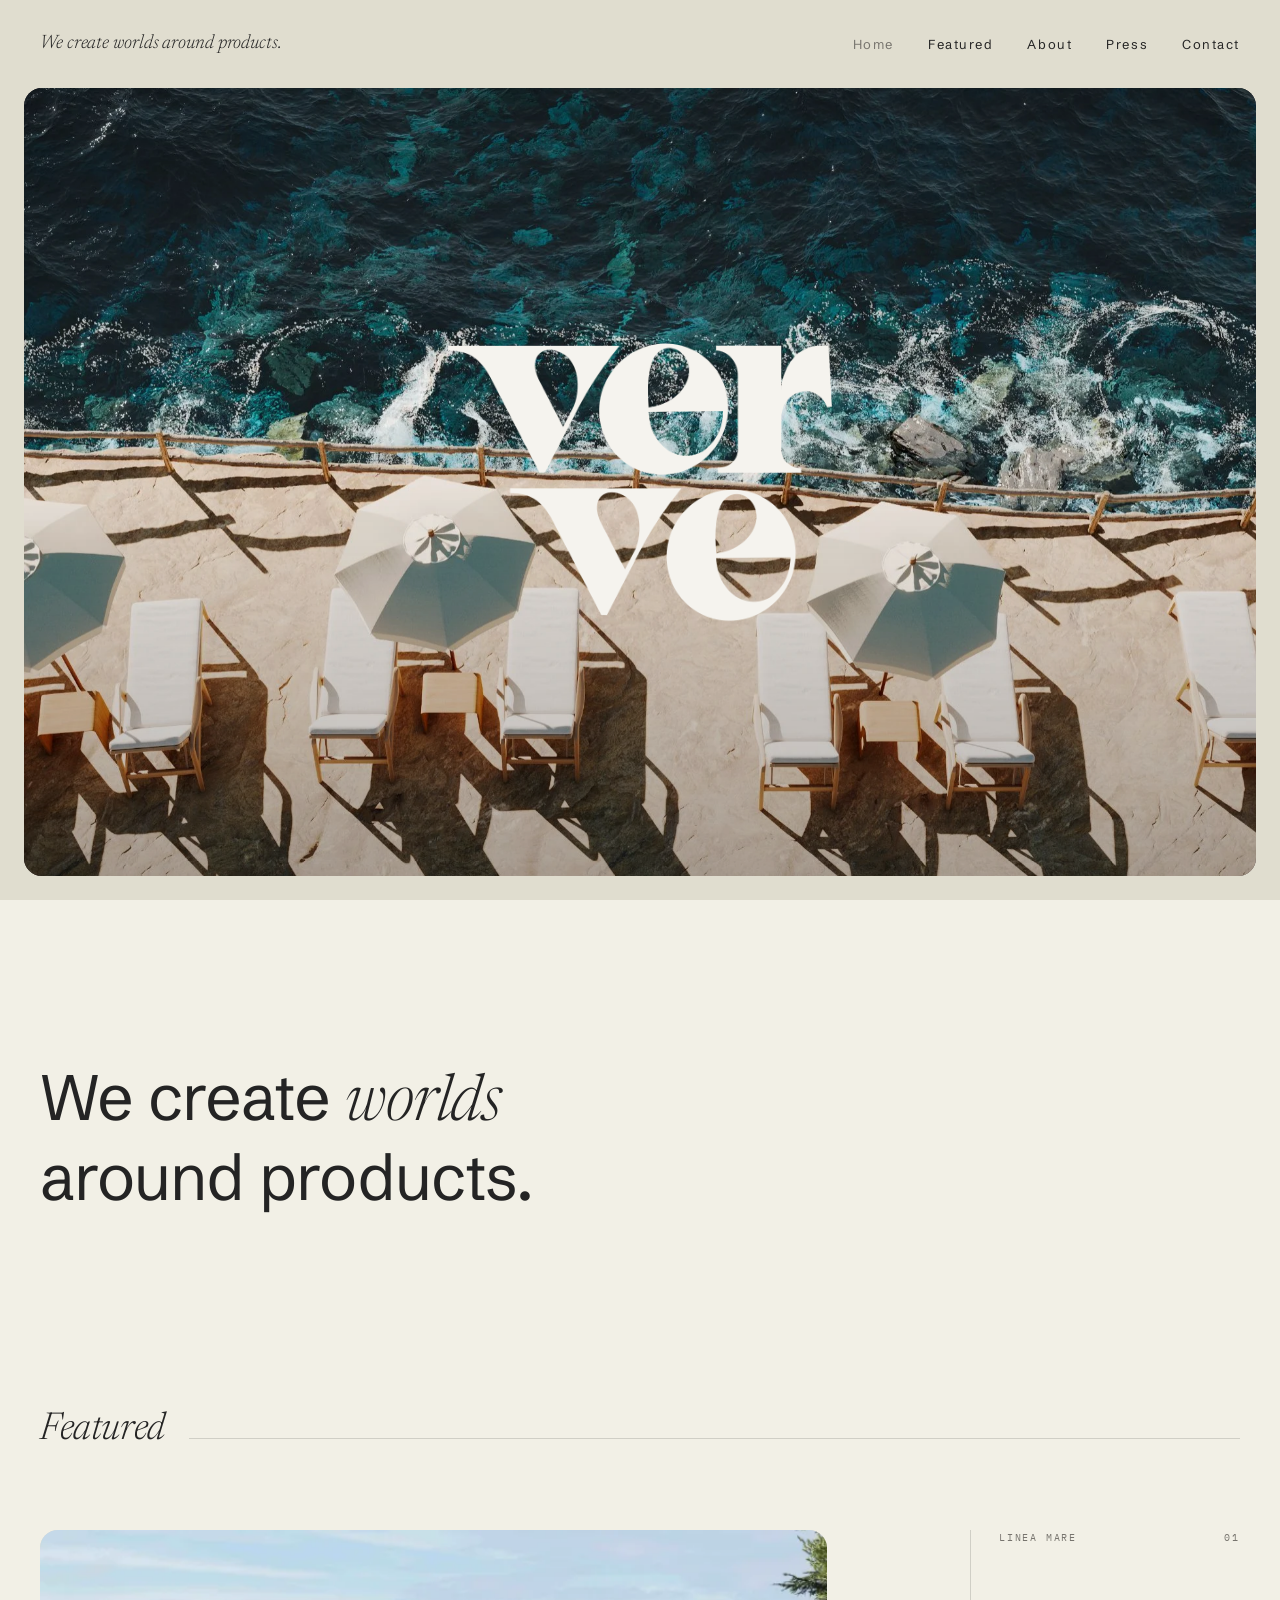
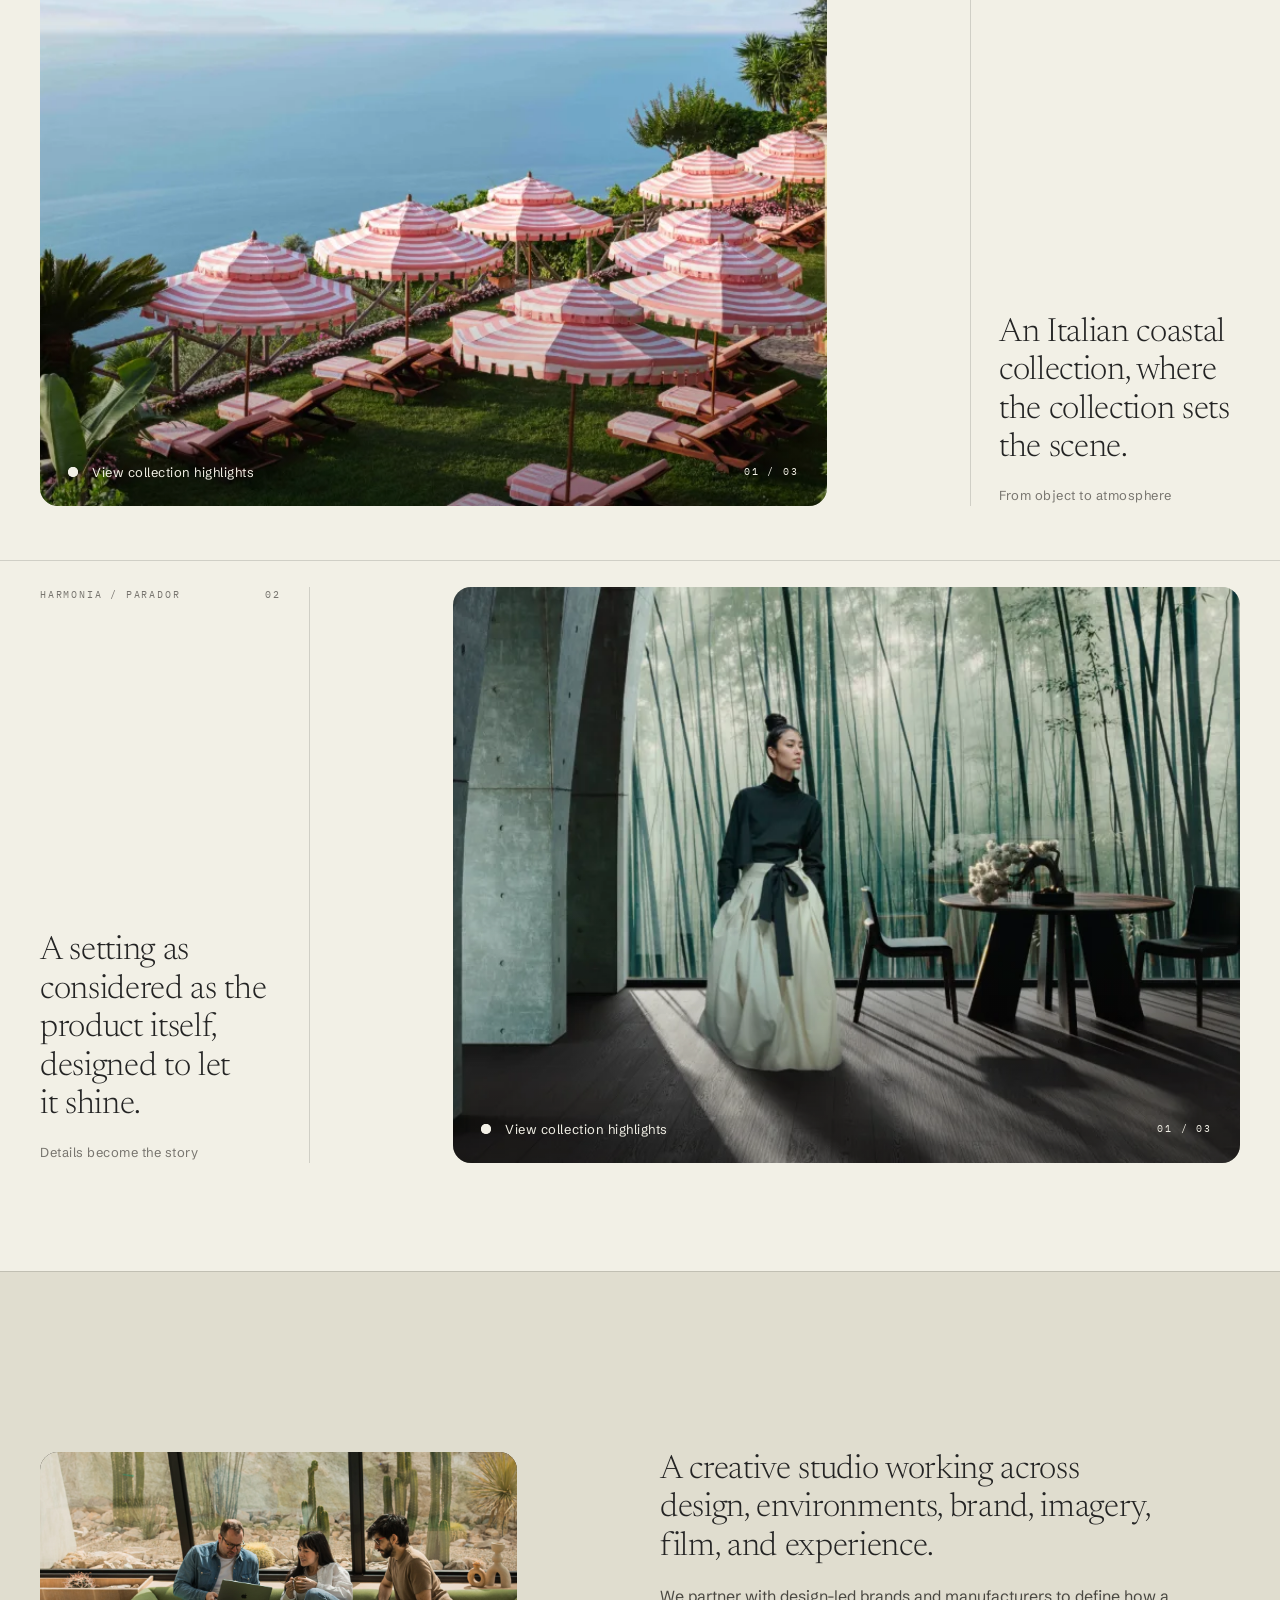
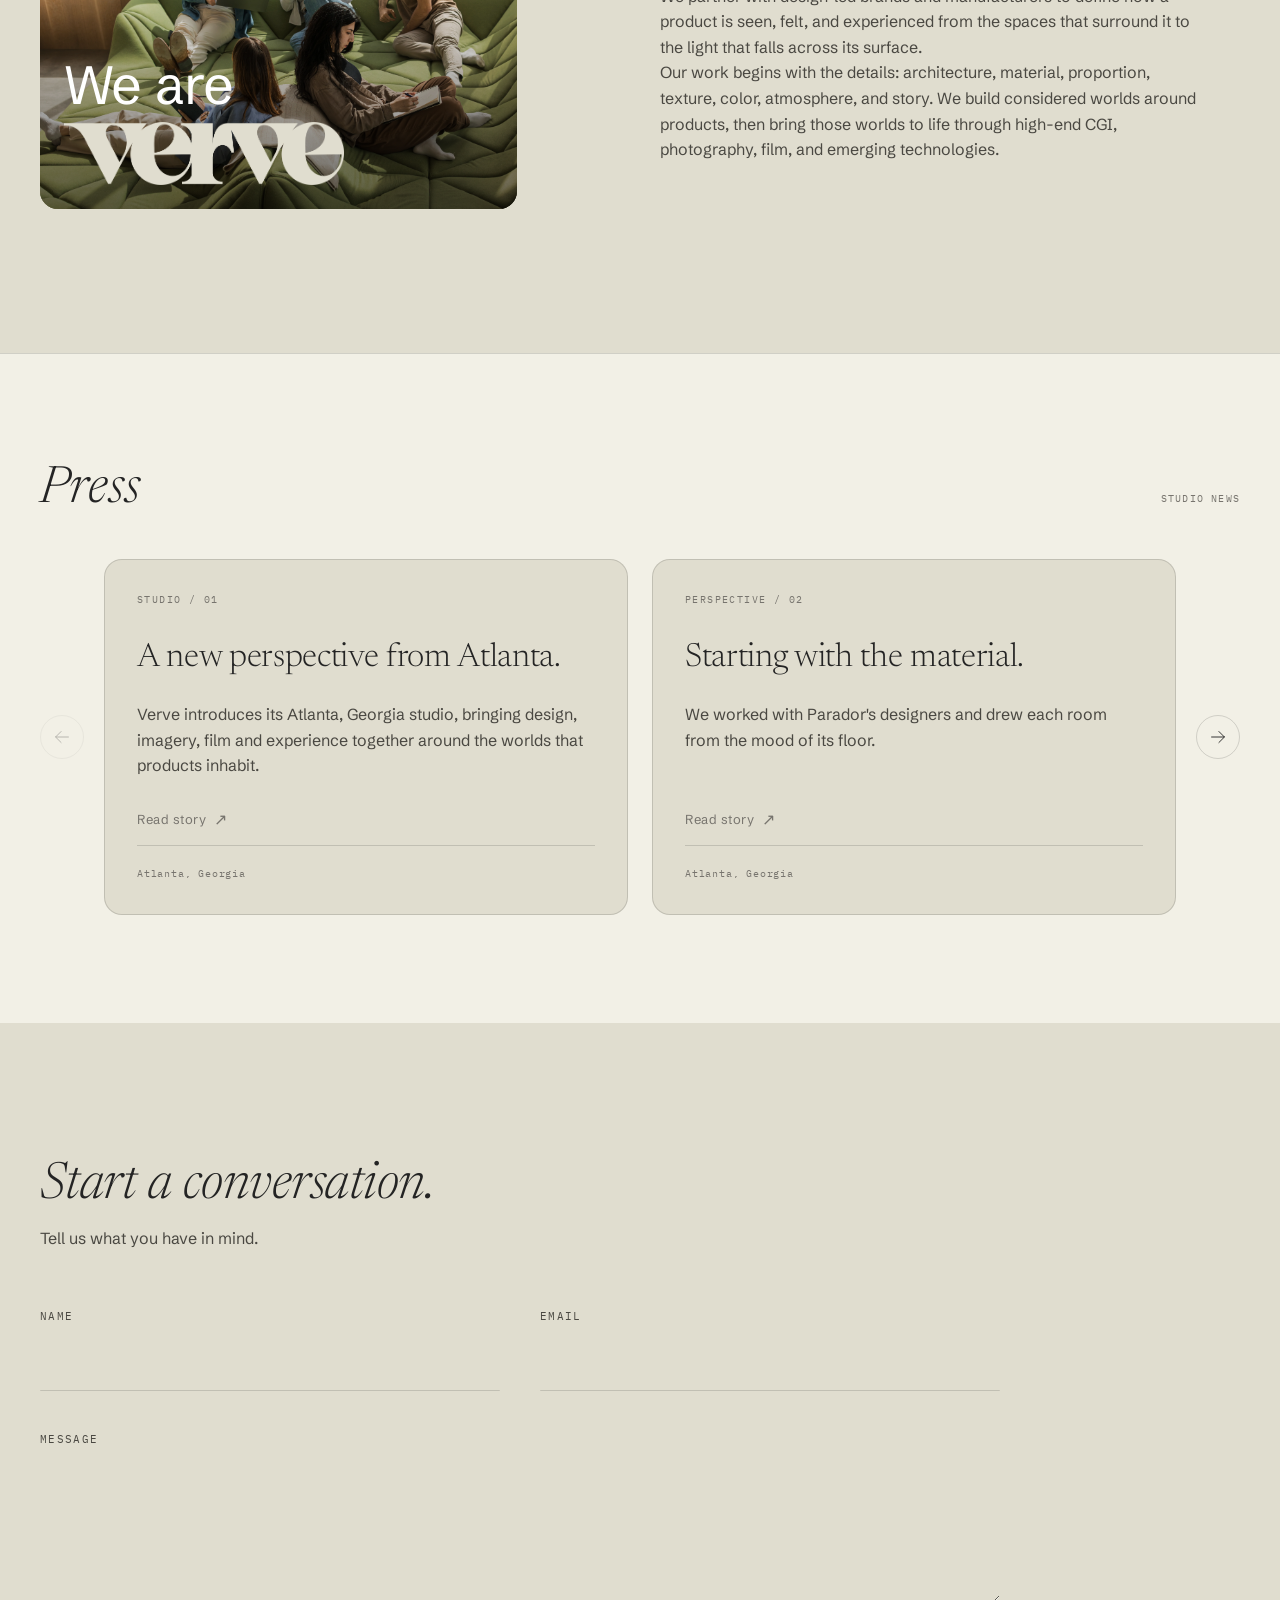
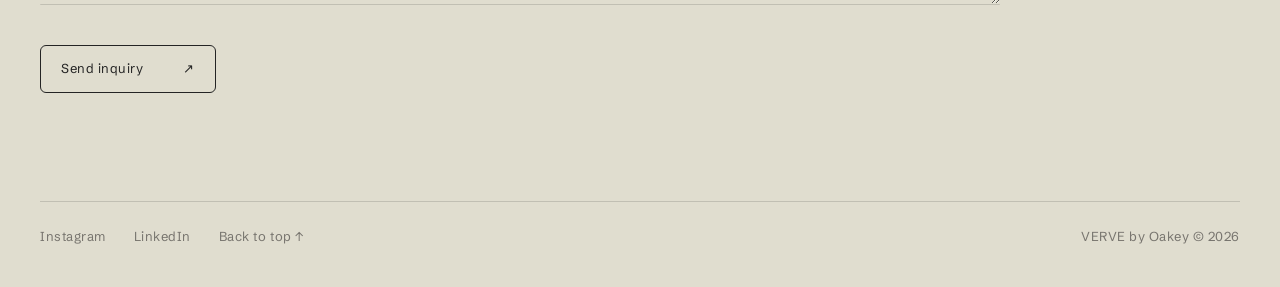
<file: index.html>
<!doctype html>
<html lang="en">
  <head>
    <meta charset="UTF-8" />
    <meta name="viewport" content="width=device-width, initial-scale=1.0" />
    <meta name="theme-color" content="#e0ddcf" />
    <title>Verve | We Create Worlds Around Products</title>
    <meta
      name="description"
      content="Verve is a studio working across design, environments, brand, imagery, film and experience. We create worlds around products."
    />
    <link rel="stylesheet" href="./home.css?v=press-dialog-7" />
    <script src="./home.js?v=press-dialog-2" defer></script>
  </head>
  <body class="home-page" id="top">
    <a class="skip-link" href="#main">Skip to content</a>

    <header class="home-header">
      <div class="home-header__brand">
        <a class="home-header__logo" href="#top" aria-label="Verve home">
          <img src="./assets/img/logo-black.png" alt="" width="860" height="622" />
        </a>
        <a class="home-tagline" href="#top">We create worlds around products.</a>
      </div>
      <button
        class="home-menu-toggle"
        type="button"
        aria-expanded="false"
        aria-controls="home-navigation"
        aria-label="Open site menu"
      >
        <span></span>
        <span></span>
      </button>
      <nav class="home-nav" id="home-navigation" aria-label="Primary">
        <a href="#top" aria-current="page">Home</a>
        <a href="#work">Featured</a>
        <a href="#about">About</a>
        <a href="#press">Press</a>
        <a href="#contact">Contact</a>
      </nav>
    </header>

    <main id="main">
      <section class="home-hero" aria-label="Verve">
        <div class="home-hero__frame">
          <img
            class="home-hero__photo"
            src="./assets/img/verve-coast.webp"
            srcset="
              ./assets/img/verve-coast-960.webp  960w,
              ./assets/img/verve-coast.webp     2400w
            "
            sizes="(max-width: 900px) 150vw, 100vw"
            alt="Sunlit parasols and loungers on a coastal terrace above the sea."
            width="2400"
            height="1350"
            fetchpriority="high"
          />
          <h1 class="home-hero__mark">
            <img
              src="./assets/img/verve-mark-cream.webp"
              alt="Verve"
              width="860"
              height="622"
            />
          </h1>
        </div>
      </section>

      <section class="home-statement" aria-labelledby="statement-heading">
        <h2 id="statement-heading">
          We create <em>worlds</em><br />around products.
        </h2>
      </section>

      <section class="featured" id="work" aria-labelledby="featured-heading">
        <div class="section-heading">
          <h2 id="featured-heading">Featured</h2>
          <span aria-hidden="true"></span>
        </div>

        <article class="project" aria-labelledby="linea-heading">
          <figure
            class="project__image project__image--carousel"
            role="group"
            aria-roledescription="carousel"
            aria-label="Linea Mare collection highlights"
          >
            <img
              class="project__slide is-active"
              src="./assets/img/linea-mare-umbrellas-2400.webp"
              srcset="
                ./assets/img/linea-mare-umbrellas-900.webp   900w,
                ./assets/img/linea-mare-umbrellas-1800.webp 1800w,
                ./assets/img/linea-mare-umbrellas-2400.webp 2400w
              "
              sizes="(max-width: 900px) calc(100vw - 40px), 65vw"
              alt="Rows of striped umbrellas overlooking a Mediterranean coastline."
              width="2400"
              height="1444"
              loading="lazy"
              decoding="async"
              aria-hidden="false"
            />
            <img
              class="project__slide"
              src="./assets/img/linea-mare-bedroom-2400.webp"
              srcset="
                ./assets/img/linea-mare-bedroom-900.webp   900w,
                ./assets/img/linea-mare-bedroom-1800.webp 1800w,
                ./assets/img/linea-mare-bedroom-2400.webp 2400w
              "
              sizes="(max-width: 900px) calc(100vw - 40px), 65vw"
              alt="A couple in a coastal bedroom overlooking the sea at sunset."
              width="2400"
              height="1444"
              loading="lazy"
              decoding="async"
              aria-hidden="true"
            />
            <img
              class="project__slide"
              src="./assets/img/linea-mare-pool-2400.webp"
              srcset="
                ./assets/img/linea-mare-pool-900.webp   900w,
                ./assets/img/linea-mare-pool-1800.webp 1800w,
                ./assets/img/linea-mare-pool-2400.webp 2400w
              "
              sizes="(max-width: 900px) calc(100vw - 40px), 65vw"
              alt="A woman looks out over the sea beside a swimming pool and striped loungers."
              width="2400"
              height="1444"
              loading="lazy"
              decoding="async"
              aria-hidden="true"
            />
            <button
              class="project__carousel-control"
              type="button"
              aria-label="Show the next collection highlight"
              aria-describedby="linea-carousel-status"
            ></button>
            <div class="project__carousel-scrim" aria-hidden="true"></div>
            <div class="project__carousel-hint" aria-hidden="true">
              <span class="project__carousel-prompt">
                <span class="project__carousel-pulse"></span>
                View collection highlights
              </span>
              <span class="project__carousel-counter" aria-live="polite">01 / 03</span>
            </div>
            <span
              class="visually-hidden project__carousel-status"
              id="linea-carousel-status"
              aria-live="polite"
              >Image 1 of 3</span
            >
          </figure>
          <div class="project__details">
            <div class="project__label">
              <span>Linea Mare</span><span>01</span>
            </div>
            <div class="project__description">
              <h3 id="linea-heading">
                An Italian coastal collection, where the collection sets the scene.
              </h3>
              <p>From object to atmosphere</p>
            </div>
          </div>
        </article>

        <article
          class="project project--reverse"
          aria-labelledby="harmonia-heading"
        >
          <figure
            class="project__image project__image--carousel"
            role="group"
            aria-roledescription="carousel"
            aria-label="Harmonia / Parador collection highlights"
          >
            <img
              class="project__slide is-active"
              src="./assets/img/harmonia-nexus-2400.webp"
              srcset="
                ./assets/img/harmonia-nexus-900.webp   900w,
                ./assets/img/harmonia-nexus-1800.webp 1800w,
                ./assets/img/harmonia-nexus-2400.webp 2400w
              "
              sizes="(max-width: 900px) calc(100vw - 40px), 65vw"
              alt="A woman stands beside a sculptural dining table in a bamboo-lined interior."
              width="2400"
              height="1444"
              loading="lazy"
              decoding="async"
              aria-hidden="false"
            />
            <img
              class="project__slide"
              src="./assets/img/harmonia-favo-2400.webp"
              srcset="
                ./assets/img/harmonia-favo-900.webp   900w,
                ./assets/img/harmonia-favo-1800.webp 1800w,
                ./assets/img/harmonia-favo-2400.webp 2400w
              "
              sizes="(max-width: 900px) calc(100vw - 40px), 65vw"
              alt="A woman in a light suit stands in a sunlit timber room beside sculptural furniture."
              width="2400"
              height="1444"
              loading="lazy"
              decoding="async"
              aria-hidden="true"
            />
            <img
              class="project__slide"
              src="./assets/img/harmonia-ripplum-2400.webp"
              srcset="
                ./assets/img/harmonia-ripplum-900.webp   900w,
                ./assets/img/harmonia-ripplum-1800.webp 1800w,
                ./assets/img/harmonia-ripplum-2400.webp 2400w
              "
              sizes="(max-width: 900px) calc(100vw - 40px), 65vw"
              alt="A man relaxes in a chair beside a panoramic mountain view."
              width="2400"
              height="1444"
              loading="lazy"
              decoding="async"
              aria-hidden="true"
            />
            <button
              class="project__carousel-control"
              type="button"
              aria-label="Show the next collection highlight"
              aria-describedby="harmonia-carousel-status"
            ></button>
            <div class="project__carousel-scrim" aria-hidden="true"></div>
            <div class="project__carousel-hint" aria-hidden="true">
              <span class="project__carousel-prompt">
                <span class="project__carousel-pulse"></span>
                View collection highlights
              </span>
              <span class="project__carousel-counter" aria-live="polite">01 / 03</span>
            </div>
            <span
              class="visually-hidden project__carousel-status"
              id="harmonia-carousel-status"
              aria-live="polite"
              >Image 1 of 3</span
            >
          </figure>
          <div class="project__details">
            <div class="project__label">
              <span>Harmonia / Parador</span><span>02</span>
            </div>
            <div class="project__description">
              <h3 id="harmonia-heading">
                A setting as considered as the product itself, designed to let it shine.
              </h3>
              <p>Details become the story</p>
            </div>
          </div>
        </article>
      </section>

      <section class="studio" id="about" aria-labelledby="studio-heading">
        <figure class="studio__image">
          <img
            class="studio__photo"
            src="./assets/img/verve-team-900.webp"
            alt="The Verve team together in the studio."
            width="900"
            loading="lazy"
            decoding="async"
          />
          <h2 id="studio-heading">
            We are
            <img
              class="studio__wordmark"
              src="./assets/img/verve-paper.png"
              alt="Verve"
              width="1298"
              height="294"
            />
          </h2>
        </figure>
        <div class="studio__copy">
          <h3 class="studio__intro">
            A creative studio working across design, environments,
            brand, imagery, film, and experience.
          </h3>
          <p>
            We partner with design-led brands and manufacturers to define how a
            product is seen, felt, and experienced from the spaces that surround
            it to the light that falls across its surface.
            <br />
            Our work begins with the details: architecture, material,
            proportion, texture, color, atmosphere, and story. We build
            considered worlds around products, then bring those worlds to life
            through high-end CGI, photography, film, and emerging technologies.
          </p>
        </div>
      </section>

      <section class="press-section" id="press" aria-labelledby="press-heading">
        <div class="press-section__heading">
          <h2 id="press-heading">Press</h2>
          <p class="press-section__note">Studio news</p>
        </div>

        <div class="press-carousel">
          <button
            class="press-carousel__arrow press-carousel__arrow--previous"
            type="button"
            aria-label="Previous press release"
            aria-controls="press-releases"
            hidden
          >
            <svg viewBox="0 0 24 24" aria-hidden="true" focusable="false">
              <path d="M19 12H5m6-6-6 6 6 6" />
            </svg>
          </button>

          <div
            class="press-carousel__track"
            id="press-releases"
            role="region"
            aria-label="Studio news"
            tabindex="0"
          >
            <article
              class="press-release"
              role="button"
              tabindex="0"
              aria-haspopup="dialog"
              aria-labelledby="press-studio-heading"
            >
              <p class="press-release__category">Studio / 01</p>
              <h3 id="press-studio-heading">A new perspective from Atlanta.</h3>
              <p class="press-release__summary">
                Verve introduces its Atlanta, Georgia studio, bringing design,
                imagery, film and experience together around the worlds that
                products inhabit.
              </p>
              <div class="press-release__more" hidden>
                <p>
                  Based in Atlanta, Verve brings its disciplines together in
                  one studio. Each project starts by understanding the product
                  and the feeling its world should create.
                </p>
                <p>
                  From the first visual direction through final imagery and
                  film, the studio builds a connected story around the object.
                </p>
              </div>
              <span class="press-release__open"><span class="press-release__open-label">Read story</span><span class="press-release__open-arrow" aria-hidden="true">&#8599;&#65038;</span></span>
              <p class="press-release__location">Atlanta, Georgia</p>
            </article>

            <article
              class="press-release"
              role="button"
              tabindex="0"
              aria-haspopup="dialog"
              aria-labelledby="press-worlds-heading"
            >
              <p class="press-release__category">Perspective / 02</p>
              <h3 id="press-worlds-heading">
                Starting with the material.
              </h3>
              <p class="press-release__summary">
                We worked with Parador's designers and drew each room from the
                mood of its floor.
              </p>
              <div
                class="press-story-plate press-story-plate--boards"
                hidden
                role="group"
                aria-label="Floor and room studies for Favo, Ripplum and Nexum"
              >
                <div class="press-story-plate__maps">
                  <figure>
                    <img
                      src="./assets/img/press/harmonia/map-favo.webp"
                      alt="Favo floor pattern mapping"
                    />
                    <figcaption>Favo</figcaption>
                  </figure>
                  <figure>
                    <img
                      src="./assets/img/press/harmonia/map-ripplum.webp"
                      alt="Ripplum floor pattern mapping"
                    />
                    <figcaption>Ripplum</figcaption>
                  </figure>
                  <figure>
                    <img
                      src="./assets/img/press/harmonia/map-nexum.webp"
                      alt="Nexum floor pattern mapping"
                    />
                    <figcaption>Nexum</figcaption>
                  </figure>
                </div>
                <div class="press-story-plate__boards" aria-hidden="true">
                  <img
                    src="./assets/img/press/harmonia/board-favo.webp"
                    alt=""
                  />
                  <img
                    src="./assets/img/press/harmonia/board-ripplum.webp"
                    alt=""
                  />
                  <img
                    src="./assets/img/press/harmonia/board-nexum.webp"
                    alt=""
                  />
                </div>
              </div>
              <div class="press-release__more" hidden>
                <p>
                  We worked with Parador’s designers to build each room around
                  the character of its floor. A product is shaped by everything
                  around it — the space it occupies, the materials beside it,
                  and the way light moves through it.
                </p>
                <p>
                  Verve brings those elements together to give each story its
                  own sense of place.
                </p>
                <p>
                  For each room, we started with the floor. Favo’s pattern
                  became the geometry of the space. Ripplum’s grain suggested
                  still water. The dark lines of Nexum brought to mind a
                  forest. From there, we explored different room compositions
                  until each product found a setting that felt natural to it.
                </p>
                <p>
                  The result is a visual world where product and space belong
                  together — considered, distinctive, and at home in their
                  surroundings.
                </p>
              </div>
              <span class="press-release__open">
                <span class="press-release__open-label">Read story</span>
                <span class="press-release__open-arrow" aria-hidden="true">&#8599;&#65038;</span>
              </span>
              <p class="press-release__location">Atlanta, Georgia</p>
            </article>

            <article
              class="press-release"
              role="button"
              tabindex="0"
              aria-haspopup="dialog"
              aria-labelledby="press-editorial-heading"
            >
              <p class="press-release__category">Collaboration / 03</p>
              <h3 id="press-editorial-heading">
                A real floor, not a simulation.
              </h3>
              <p class="press-release__summary">
                An editorial collaboration exploring how Parador’s floors translate into crafted spaces.
              </p>
              <div class="press-story-plate press-story-plate--split" hidden role="group" aria-label="Nexum floor mapping paired with the photographed Harmonia room">
                <figure class="press-story-plate__mapping">
                  <img src="./assets/img/press/harmonia/map-nexum.webp" alt="Nexum floor mapping" />
                  <figcaption>Floor mapping</figcaption>
                </figure>
                <figure class="press-story-plate__room">
                  <img src="./assets/img/press/harmonia/harmonia-nexum.webp" alt="Harmonia Nexum floor photographed in a softly lit room" />
                  <figcaption>Nexum in light</figcaption>
                  <img class="press-story-plate__award" src="./assets/img/press/harmonia/reddot-winner-2026.png" alt="Red Dot winner 2026, awarded to Harmonia by Parador" />
                </figure>
              </div>
              <div class="press-release__more" hidden>
                <p>
                  We filmed and photographed each floor in our studio. Working from Parador's floor mappings, we built surfaces that answer to light the way the boards do. Harmonia, the collection these rooms were made for, went on to receive the Red Dot Award: Product Design 2026.
                </p>
                <p>
                  The editorial study looks closely at shifting daylight,
                  tactile surfaces and the space between an object and its
                  setting. Still imagery and film work together to create a
                  cohesive portrait of the collection.
                </p>
              </div>
              <span class="press-release__open"><span class="press-release__open-label">Read story</span><span class="press-release__open-arrow" aria-hidden="true">&#8599;&#65038;</span></span>
              <p class="press-release__location">Atlanta, Georgia</p>
            </article>

            <article
              class="press-release"
              role="button"
              tabindex="0"
              aria-haspopup="dialog"
              aria-labelledby="press-motion-heading"
            >
              <p class="press-release__category">Motion / 04</p>
              <h3 id="press-motion-heading">Objects in motion.</h3>
              <p class="press-release__summary">
                Verve explores how movement, rhythm and sound can bring a
                product story to life, extending its Atlanta studio's practice
                from still imagery into film.
              </p>
              <div class="press-release__more" hidden>
                <p>
                  Movement can reveal the character of a product in ways a
                  still image cannot. A considered camera move, a change in
                  pace or a small shift in light can draw attention to form and
                  finish.
                </p>
                <p>
                  Verve brings those choices together with sound and editing to
                  make product films that feel connected to the wider visual
                  story.
                </p>
              </div>
              <span class="press-release__open"><span class="press-release__open-label">Read story</span><span class="press-release__open-arrow" aria-hidden="true">&#8599;&#65038;</span></span>
              <p class="press-release__location">Atlanta, Georgia</p>
            </article>
          </div>

          <button
            class="press-carousel__arrow press-carousel__arrow--next"
            type="button"
            aria-label="Next press release"
            aria-controls="press-releases"
            hidden
          >
            <svg viewBox="0 0 24 24" aria-hidden="true" focusable="false">
              <path d="M5 12h14m-6-6 6 6-6 6" />
            </svg>
          </button>
        </div>

        <dialog class="press-dialog" aria-labelledby="press-dialog-heading">
          <div class="press-dialog__card">
            <button class="press-dialog__close" type="button" aria-label="Close press story">
              <svg viewBox="0 0 24 24" aria-hidden="true" focusable="false">
                <path d="m6 6 12 12M18 6 6 18" />
              </svg>
            </button>
            <div class="press-dialog__content">
              <p class="press-release__category"></p>
              <h2 id="press-dialog-heading"></h2>
              <div class="press-dialog__visual" hidden></div>
              <div class="press-dialog__body"></div>
              <p class="press-release__location"></p>
            </div>
          </div>
        </dialog>
      </section>
    </main>

    <footer class="contact-footer" id="contact" aria-label="Contact">
      <div class="contact-intro">
        <h2 id="contact-heading">Start a conversation.</h2>
        <p>Tell us what you have in mind.</p>
      </div>

      <form
        class="contact-form"
        method="post"
        action="https://formspree.io/f/maeqbrbr"
        aria-labelledby="contact-heading"
      >
        <div class="contact-form__field">
          <label for="contact-name">Name</label>
          <input
            id="contact-name"
            name="name"
            type="text"
            autocomplete="name"
            required
          />
        </div>
        <div class="contact-form__field">
          <label for="contact-email">Email</label>
          <input
            id="contact-email"
            name="email"
            type="email"
            autocomplete="email"
            required
          />
        </div>
        <div class="contact-form__field contact-form__field--message">
          <label for="contact-message">Message</label>
          <textarea
            id="contact-message"
            name="message"
            rows="4"
            required
          ></textarea>
        </div>
        <div class="contact-form__actions">
          <button class="contact-form__send" type="submit">
            Send inquiry <span aria-hidden="true">&#8599;&#65038;</span>
          </button>
        </div>
        <p class="contact-form__status" role="status" aria-live="polite" hidden></p>
      </form>

      <div class="contact-footer__row">
        <!-- Add when website has a hello email referal -->
        <!-- <a class="contact-footer__email" href="mailto:stephen@oakeyagency.com"
          >stephen@oakeyagency.com</a>  -->
        <nav aria-label="More from Verve">
          <a
            href="https://www.instagram.com/oakeyagency/"
            target="_blank"
            rel="noopener noreferrer"
            >Instagram</a
          >
          <a
            href="https://www.linkedin.com/company/verve-by-oakey/"
            target="_blank"
            rel="noopener noreferrer"
            >LinkedIn</a
          >
          <a href="#top">Back to top <span aria-hidden="true">&#8593;&#65038;</span></a>
        </nav>
        <span>VERVE by Oakey &copy; 2026</span>
      </div>
    </footer>
  </body>
</html>
</file>
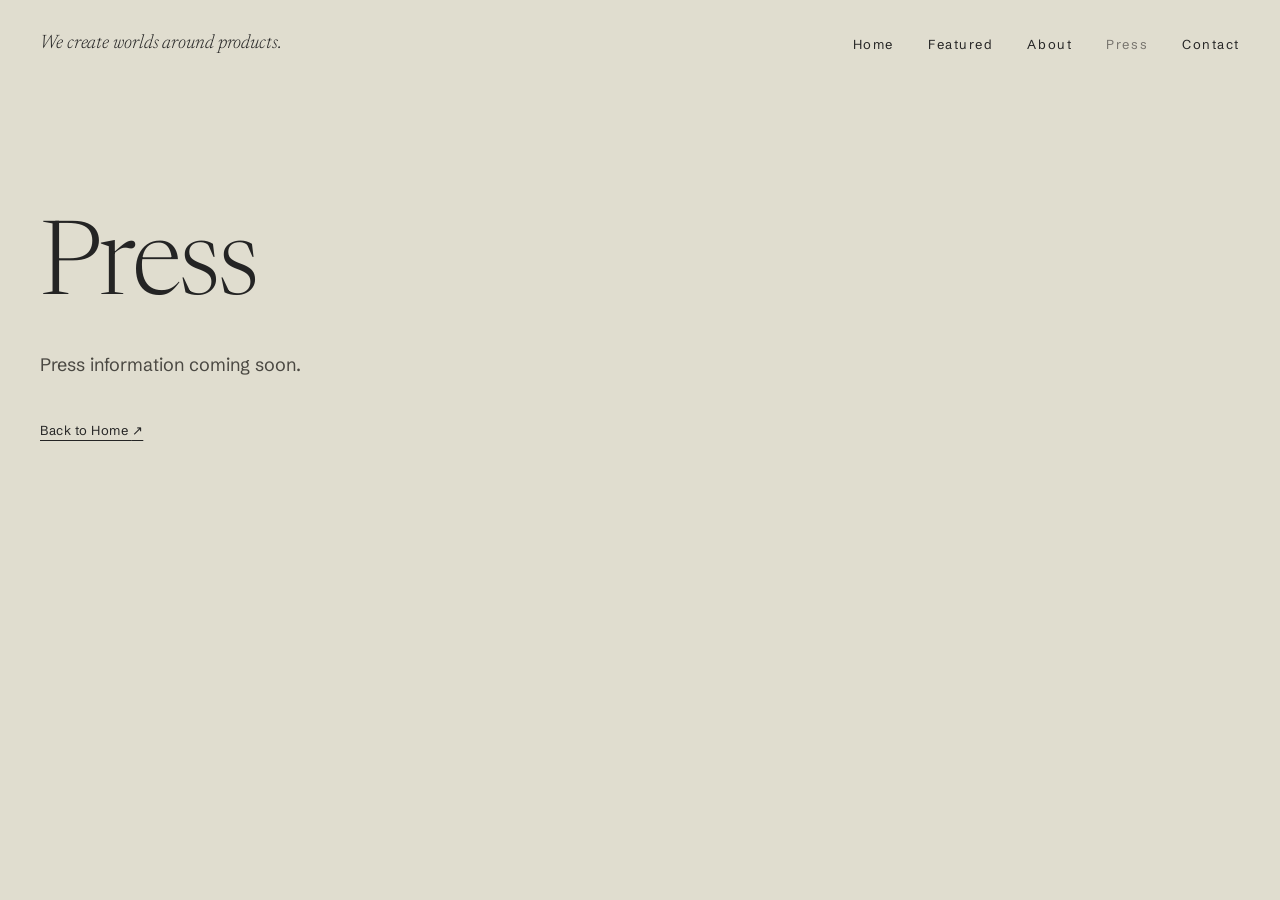
<file: press.html>
<!doctype html>
<html lang="en">
  <head>
    <meta charset="UTF-8" />
    <meta name="viewport" content="width=device-width, initial-scale=1.0" />
    <meta name="theme-color" content="#e0ddcf" />
    <title>Verve | Press</title>
    <meta name="description" content="Press information from Verve. Coming soon." />
    <link rel="stylesheet" href="./home.css" />
    <script src="./home.js" defer></script>
  </head>
  <body class="home-page" id="top">
    <a class="skip-link" href="#main">Skip to content</a>

    <header class="home-header">
      <a class="home-tagline" href="./index.html">We create worlds around products.</a>
      <button
        class="home-menu-toggle"
        type="button"
        aria-expanded="false"
        aria-controls="home-navigation"
        aria-label="Open site menu"
      >
        <span></span>
        <span></span>
      </button>
      <nav class="home-nav" id="home-navigation" aria-label="Primary">
        <a href="./index.html">Home</a>
        <a href="./index.html#work">Featured</a>
        <a href="./index.html#about">About</a>
        <a href="./press.html" aria-current="page">Press</a>
        <a href="./index.html#contact">Contact</a>
      </nav>
    </header>

    <main class="press-placeholder" id="main">
      <h1>Press</h1>
      <p>Press information coming soon.</p>
      <a href="./index.html">Back to Home <span aria-hidden="true">&#8599;</span></a>
    </main>
  </body>
</html>
</file>
<file: home.css>
@font-face {
  font-family: "Schibsted Grotesk";
  font-style: normal;
  font-weight: 400 900;
  font-display: swap;
  src: url("./assets/fonts/schibsted-grotesk-latin.woff2") format("woff2");
}

@font-face {
  font-family: "Newsreader";
  font-style: normal;
  font-weight: 200 800;
  font-display: swap;
  src: url("./assets/fonts/newsreader-latin.woff2") format("woff2");
}

@font-face {
  font-family: "Newsreader";
  font-style: italic;
  font-weight: 200 800;
  font-display: swap;
  src: url("./assets/fonts/newsreader-italic-latin.woff2") format("woff2");
}

@font-face {
  font-family: "IBM Plex Mono";
  font-style: normal;
  font-weight: 400;
  font-display: swap;
  src: url("./assets/fonts/ibm-plex-mono-latin.woff2") format("woff2");
}

:root {
  --paper: #e0ddcf;
  --paper-light: #f2f0e6;
  --ink: #242424;
  --muted: #77746e;
  --body-copy: #4a4842;
  --rule: rgba(36, 36, 36, 0.16);
  --gutter: 40px;
  --header-height: 88px;
}

*,
*::before,
*::after {
  box-sizing: border-box;
}

html {
  scroll-behavior: smooth;
  scroll-padding-top: calc(var(--header-height) + 24px);
  background: var(--paper);
}

body {
  margin: 0;
  color: var(--ink);
  background: var(--paper);
  font-family: "Schibsted Grotesk", sans-serif;
  font-weight: 400;
  -webkit-font-smoothing: antialiased;
}

img {
  display: block;
  max-width: 100%;
  height: auto;
}

a {
  color: inherit;
  text-decoration: none;
  text-underline-offset: 5px;
}

a:hover {
  text-decoration: underline;
}

:focus-visible {
  outline: 2px solid currentColor;
  outline-offset: 6px;
}

::selection {
  color: var(--paper-light);
  background: var(--ink);
}

.skip-link {
  position: fixed;
  top: 12px;
  left: 12px;
  z-index: 30;
  padding: 12px 16px;
  background: var(--paper-light);
  transform: translateY(-150%);
}

.skip-link:focus {
  transform: translateY(0);
}

.home-header {
  position: fixed;
  inset: 0 0 auto;
  z-index: 20;
  display: flex;
  align-items: center;
  justify-content: space-between;
  gap: 40px;
  min-height: var(--header-height);
  padding: 24px var(--gutter);
  background: var(--paper);
}

.home-tagline {
  font-family: "Newsreader", serif;
  font-style: italic;
  font-weight: 300;
  font-size: 19.5px;
  letter-spacing: -0.005em;
  line-height: 1.25;
}

.home-header__brand {
  display: flex;
  min-width: 0;
  align-items: center;
  gap: 16px;
}

.home-header__logo {
  display: none;
  width: 56px;
  flex: none;
}

.home-header__logo img {
  width: 100%;
}

.home-header.is-featured .home-header__logo {
  display: block;
}

.home-nav {
  display: flex;
  align-items: center;
  gap: 34px;
  font-size: 13px;
  letter-spacing: 0.12em;
}

.home-nav a {
  padding-block: 8px;
}

.home-nav a[aria-current="page"] {
  color: var(--muted);
}

.home-menu-toggle {
  display: none;
}

.home-hero {
  padding: var(--header-height) 24px 24px;
}

.home-hero__frame {
  position: relative;
  isolation: isolate;
  height: calc(100vh - var(--header-height) - 24px);
  height: calc(100svh - var(--header-height) - 24px);
  min-height: 560px;
  overflow: hidden;
  border-radius: 18px;
  background: #2d232e;
}

.home-hero__frame::after {
  content: "";
  position: absolute;
  inset: 0;
  background: linear-gradient(to bottom, rgba(0, 0, 0, 0.18), transparent 40%, rgba(0, 0, 0, 0.28));
  pointer-events: none;
}

.home-hero__photo {
  width: 100%;
  height: 100%;
  object-fit: cover;
  object-position: center;
  animation: coast-drift 18s ease-out both;
}

.home-hero__mark {
  position: absolute;
  top: 50%;
  left: 50%;
  z-index: 1;
  width: clamp(220px, 30vw, 480px);
  margin: 0;
  transform: translate(-50%, -50%);
}

.home-hero__mark img {
  width: 100%;
}

.home-statement {
  padding: clamp(120px, 18vh, 240px) var(--gutter) clamp(140px, 22vh, 280px);
  background: var(--paper-light);
}

.home-statement h2 {
  max-width: 15em;
  margin: 0;
  font-weight: 400;
  font-size: clamp(34px, 5vw, 76px);
  line-height: 1.12;
  letter-spacing: -0.015em;
  text-wrap: pretty;
}

.home-statement em {
  font-family: "Newsreader", serif;
  font-weight: 300;
}

.featured {
  padding-bottom: clamp(40px, 6vh, 80px);
  background: var(--paper-light);
}

.section-heading {
  display: flex;
  align-items: baseline;
  gap: 24px;
  padding: 0 var(--gutter) clamp(36px, 6vh, 72px);
}

.section-heading h2 {
  margin: 0;
  font-family: "Newsreader", serif;
  font-style: italic;
  font-weight: 300;
  font-size: clamp(26px, 3vw, 46px);
  line-height: 1;
  letter-spacing: -0.01em;
}

.section-heading span {
  flex: 1;
  height: 1px;
  background: var(--rule);
}

.project {
  display: grid;
  grid-template-columns: repeat(12, minmax(0, 1fr));
  gap: 40px;
  align-items: stretch;
  padding: 26px var(--gutter) clamp(40px, 6vh, 80px);
  border-top: 1px solid var(--rule);
}

.featured > .project:first-of-type {
  border-top: 0;
}

.project__image {
  position: relative;
  grid-column: 1 / 9;
  grid-row: 1;
  min-height: clamp(320px, 64vh, 700px);
  margin: 0;
  overflow: hidden;
  border-radius: 18px;
  background: var(--paper);
}

.project__image img {
  position: absolute;
  width: 100%;
  height: 100%;
  object-fit: cover;
}

.project__image--carousel {
  cursor: pointer;
}

.project__carousel-control {
  position: absolute;
  z-index: 3;
  inset: 0;
  width: 100%;
  height: 100%;
  padding: 0;
  border: 0;
  background: transparent;
  cursor: pointer;
}

.project__carousel-control:focus-visible {
  outline: 2px solid var(--paper-light);
  outline-offset: -5px;
}

.visually-hidden {
  position: absolute;
  width: 1px;
  height: 1px;
  padding: 0;
  overflow: hidden;
  clip: rect(0, 0, 0, 0);
  white-space: nowrap;
  clip-path: inset(50%);
}

.project__image--carousel .project__slide {
  opacity: 0;
  transition: opacity 1.4s ease;
}

.project__image--carousel .project__slide.is-active {
  opacity: 1;
}

.project__carousel-scrim {
  position: absolute;
  z-index: 1;
  inset: 0;
  background: linear-gradient(transparent 55%, rgb(0 0 0 / 32%));
  pointer-events: none;
}

.project__carousel-hint {
  position: absolute;
  z-index: 2;
  right: 28px;
  bottom: 26px;
  left: 28px;
  display: flex;
  align-items: center;
  justify-content: space-between;
  gap: 24px;
  color: var(--paper-light);
  pointer-events: none;
}

.project__carousel-prompt {
  display: flex;
  align-items: center;
  gap: 14px;
  font-size: 13px;
  letter-spacing: 0.04em;
}

.project__carousel-counter {
  font-family: "IBM Plex Mono", monospace;
  font-size: 10px;
  letter-spacing: 0.18em;
}

.project__carousel-pulse {
  position: relative;
  width: 10px;
  height: 10px;
  flex: none;
  border-radius: 50%;
  background: currentColor;
}

.project__carousel-pulse::before {
  position: absolute;
  inset: 0;
  border-radius: inherit;
  background: currentColor;
  content: "";
  animation: project-carousel-pulse 2.4s ease-out infinite;
}

@keyframes project-carousel-pulse {
  0% { transform: scale(1); opacity: 0.7; }
  70%, 100% { transform: scale(2.6); opacity: 0; }
}

.project__image--animated img {
  animation: coast-drift 18s ease-out both;
  animation-play-state: paused;
}

.project__image--zoom-out img {
  animation-name: coast-recede;
}

.project__image--animated.is-in-view img {
  animation-play-state: running;
}

.project__details {
  grid-column: 10 / 13;
  grid-row: 1;
  display: flex;
  flex-direction: column;
  justify-content: space-between;
  gap: 40px;
  min-width: 0;
  padding-left: 28px;
  border-left: 1px solid var(--rule);
}

.project__label {
  display: flex;
  align-items: baseline;
  justify-content: space-between;
  gap: 16px;
  color: var(--muted);
  font-family: "IBM Plex Mono", monospace;
  font-size: 10px;
  line-height: 1.6;
  letter-spacing: 0.18em;
  text-transform: uppercase;
}

.project__description h3,
.studio__intro {
  margin: 0 0 16px;
  font-family: "Newsreader", serif;
  font-weight: 300;
  font-size: clamp(26px, 2.6vw, 40px);
  line-height: 1.16;
  letter-spacing: -0.01em;
  text-wrap: pretty;
}

.project__description p {
  margin: 0;
  color: var(--muted);
  font-size: 13px;
  line-height: 1.6;
  letter-spacing: 0.04em;
}

.project--reverse .project__image {
  grid-column: 5 / 13;
}

.project--reverse .project__details {
  grid-column: 1 / 4;
  padding-right: 28px;
  padding-left: 0;
  border-right: 1px solid var(--rule);
  border-left: 0;
}

.studio {
  display: grid;
  grid-template-columns: repeat(12, minmax(0, 1fr));
  align-items: start;
  gap: 40px;
  padding: clamp(120px, 20vh, 260px) var(--gutter) clamp(100px, 16vh, 220px);
  border-top: 1px solid var(--rule);
}

.studio h2 {
  display: flex;
  flex-flow: row wrap;
  align-items: center;
  gap: 8px 12px;
  position: absolute;
  z-index: 1;
  right: 24px;
  bottom: 24px;
  left: 24px;
  margin: 0;
  color: #fff;
  font-weight: 400;
  font-size: clamp(32px, 4.2vw, 62px);
  line-height: 1.1;
  letter-spacing: -0.015em;
}

.studio__copy {
  grid-column: 7 / 13;
  grid-row: 1;
}

.studio p {
  max-width: 34em;
  margin: 0;
  color: var(--body-copy);
  font-size: clamp(16px, 1.15vw, 19px);
  line-height: 1.6;
  text-wrap: pretty;
}

.studio__intro {
  max-width: 15em;
  margin-bottom: 16px;
}

.studio__image {
  position: relative;
  grid-column: 1 / 6;
  grid-row: 1;
  width: 100%;
  aspect-ratio: 4 / 3;
  margin: 0;
  overflow: hidden;
  border-radius: 18px;
  background: #292720;
}

.studio__image::after {
  position: absolute;
  inset: 35% 0 0;
  background: linear-gradient(transparent, rgb(0 0 0 / 55%));
  content: "";
}

.studio__image .studio__photo {
  position: absolute;
  width: 100%;
  height: 100%;
  object-fit: cover;
  object-position: center;
}

.studio__image .studio__wordmark {
  position: relative;
  width: min(100%, 280px);
  height: auto;
}

.contact-footer {
  padding: clamp(90px, 15vh, 180px) var(--gutter) 40px;
}

.contact-intro {
  display: flex;
  flex-direction: column;
  align-items: flex-start;
  gap: 12px;
  margin-bottom: 56px;
}

.contact-intro h2 {
  margin: 0;
  font-family: "Newsreader", serif;
  font-style: italic;
  font-weight: 300;
  font-size: clamp(32px, 4vw, 54px);
  line-height: 1.1;
  letter-spacing: -0.01em;
}

.contact-intro p {
  margin: 0;
  color: var(--body-copy);
  font-size: 16px;
  line-height: 1.6;
}

.contact-form {
  display: grid;
  grid-template-columns: repeat(2, minmax(0, 1fr));
  gap: 40px;
  max-width: 960px;
  margin-bottom: clamp(72px, 12vh, 140px);
}

.contact-form__field {
  display: flex;
  flex-direction: column;
  gap: 12px;
  min-width: 0;
}

.contact-form__field label {
  color: var(--body-copy);
  font-family: "IBM Plex Mono", monospace;
  font-size: 11px;
  line-height: 1.6;
  letter-spacing: 0.12em;
  text-transform: uppercase;
}

.contact-form__field input,
.contact-form__field textarea {
  width: 100%;
  min-width: 0;
  padding: 12px 0;
  border: 0;
  border-bottom: 1px solid var(--rule);
  border-radius: 1px;
  color: var(--ink);
  background: transparent;
  font: inherit;
  font-size: 18px;
  line-height: 1.6;
}

.contact-form__field textarea {
  resize: vertical;
  min-height: 144px;
}

.contact-form__field input:focus,
.contact-form__field textarea:focus {
  border-bottom-color: var(--ink);
}

.contact-form__field--message,
.contact-form__actions {
  grid-column: 1 / -1;
}

.contact-form__actions {
  display: flex;
  justify-content: flex-start;
}

.contact-form__status {
  grid-column: 1 / -1;
  margin: -20px 0 0;
  color: var(--body-copy);
  font-size: 14px;
  line-height: 1.6;
}

.contact-form__status a {
  text-decoration: underline;
}

.contact-form__send {
  display: inline-flex;
  align-items: center;
  justify-content: space-between;
  gap: 40px;
  min-height: 48px;
  padding: 12px 20px;
  border: 1px solid var(--ink);
  border-radius: 6px;
  color: var(--ink);
  background: transparent;
  font: inherit;
  font-size: 13px;
  line-height: 1.6;
  letter-spacing: 0.04em;
  cursor: pointer;
}

.contact-form__send:hover {
  color: var(--paper-light);
  background: var(--ink);
}

.contact-footer__row {
  display: flex;
  flex-wrap: wrap;
  justify-content: space-between;
  gap: 32px;
  padding-top: 24px;
  border-top: 1px solid var(--rule);
  color: var(--muted);
  font-size: 13px;
  line-height: 1.6;
  letter-spacing: 0.04em;
}

.contact-footer__email {
  color: var(--ink);
  overflow-wrap: anywhere;
}

.contact-footer nav {
  display: flex;
  flex-wrap: wrap;
  gap: 28px;
}

.press-section {
  padding: clamp(72px, 12vh, 140px) var(--gutter);
  border-top: 1px solid var(--rule);
  background: var(--paper-light);
}

.press-section h2 {
  margin: 0;
  font-family: "Newsreader", serif;
  font-style: italic;
  font-weight: 300;
  font-size: clamp(32px, 4vw, 54px);
  line-height: 1.1;
}

.press-section p {
  margin: 24px 0 0;
  color: var(--body-copy);
  font-size: 18px;
  line-height: 1.6;
}

.press-section__heading {
  display: flex;
  flex-wrap: wrap;
  align-items: baseline;
  justify-content: space-between;
  gap: 16px;
  margin-bottom: 40px;
}

.press-section .press-section__note {
  margin: 0;
  color: var(--muted);
  font-family: "IBM Plex Mono", monospace;
  font-size: 10px;
  letter-spacing: 0.12em;
  text-transform: uppercase;
}

.press-carousel {
  position: relative;
  padding-inline: 64px;
}

.press-carousel__track {
  display: flex;
  gap: 24px;
  overflow-x: auto;
  overscroll-behavior-x: contain;
  scroll-snap-type: x mandatory;
  scrollbar-width: thin;
  scrollbar-color: var(--rule) transparent;
}

.press-release {
  display: flex;
  flex: 0 0 calc((100% - 24px) / 2);
  flex-direction: column;
  min-width: 0;
  padding: 32px;
  border: 1px solid var(--rule);
  border-radius: 18px;
  background: var(--paper);
  scroll-snap-align: start;
}

.press-section .press-release__category {
  margin: 0 0 32px;
  color: var(--muted);
  font-family: "IBM Plex Mono", monospace;
  font-size: 10px;
  letter-spacing: 0.14em;
  text-transform: uppercase;
}

.press-release h3 {
  margin: 0;
  font-family: "Newsreader", serif;
  font-weight: 300;
  font-size: clamp(26px, 2.6vw, 38px);
  line-height: 1.16;
  letter-spacing: -0.01em;
  text-wrap: pretty;
}

.press-section .press-release__summary {
  margin: 24px 0 32px;
  font-size: 16px;
}

.press-section .press-release__location {
  margin: 18px 0 0;
  padding-top: 20px;
  border-top: 1px solid var(--rule);
  color: var(--muted);
  font-family: "IBM Plex Mono", monospace;
  font-size: 10px;
  letter-spacing: 0.08em;
}

.press-release__open {
  display: inline-flex;
  align-items: center;
  align-self: flex-start;
  gap: 8px;
  margin-top: auto;
  color: var(--muted);
  font-size: 13px;
  letter-spacing: 0.04em;
}

.press-release__open-label {
  text-decoration: underline;
  text-decoration-color: transparent;
  text-underline-offset: 0.22em;
  transition: color 180ms ease, text-decoration-color 180ms ease;
}

.press-release__open-arrow {
  font-size: 16px;
  line-height: 1;
}

.press-release[role="button"]:hover .press-release__open,
.press-release[role="button"]:focus-visible .press-release__open {
  color: var(--ink);
}

.press-release[role="button"]:hover .press-release__open-label,
.press-release[role="button"]:focus-visible .press-release__open-label {
  text-decoration-color: currentColor;
}

.press-release[role="button"] {
  cursor: pointer;
  transition: border-color 180ms ease, background-color 180ms ease;
}

.press-release[role="button"]:hover,
.press-release[role="button"]:focus-visible {
  border-color: var(--ink);
}

.press-release[role="button"]:focus-visible {
  outline: 2px solid var(--ink);
  outline-offset: 4px;
}

.press-release__more[hidden] {
  display: none;
}

.press-dialog {
  position: fixed;
  width: min(720px, calc(100% - 32px));
  max-width: none;
  max-height: min(88dvh, 900px);
  padding: 0;
  overflow: visible;
  border: 0;
  border-radius: 18px;
  color: var(--ink);
  background: transparent;
}

.press-dialog::backdrop {
  background: rgb(20 20 18 / 55%);
  backdrop-filter: blur(3px);
}

.press-dialog__card {
  position: relative;
  max-height: min(88dvh, 900px);
  overflow-y: auto;
  padding: clamp(32px, 6vw, 64px);
  border: 1px solid var(--rule);
  border-radius: 18px;
  background: var(--paper);
}

.press-dialog__content {
  max-width: 560px;
}

.press-dialog__visual:not([hidden]) {
  margin-top: 32px;
}

.press-story-plate {
  display: grid;
  aspect-ratio: 4 / 3;
  gap: 6px;
  overflow: hidden;
  border-radius: 18px;
  background: var(--sand);
}

.press-story-plate[hidden] {
  display: none;
}

.press-story-plate figure {
  position: relative;
  min-width: 0;
  min-height: 0;
  margin: 0;
  overflow: hidden;
  background: var(--sand);
}

.press-story-plate img:not(.press-story-plate__award) {
  display: block;
  width: 100%;
  height: 100%;
  object-fit: cover;
}

.press-story-plate figcaption {
  position: absolute;
  z-index: 1;
  bottom: 10px;
  left: 12px;
  font-family: "IBM Plex Mono", monospace;
  font-size: 10px;
  letter-spacing: 0.14em;
  text-transform: uppercase;
}

.press-story-plate__maps,
.press-story-plate__boards {
  display: grid;
  min-width: 0;
  min-height: 0;
  grid-template-columns: repeat(3, minmax(0, 1fr));
  grid-template-rows: minmax(0, 1fr);
  gap: 6px;
}

.press-story-plate--boards {
  grid-template-rows: minmax(0, 1fr) minmax(0, 1.6fr);
}

.press-story-plate__maps figure > img {
  mix-blend-mode: multiply;
}

.press-story-plate__boards img:nth-child(1) {
  object-position: 40% 42%;
}

.press-story-plate__boards img:nth-child(2) {
  object-position: 62% 42%;
}

.press-story-plate__boards img:nth-child(3) {
  object-position: 55% 42%;
}

.press-story-plate--split {
  grid-template-columns: minmax(0, 1fr) minmax(0, 1.7fr);
}

.press-story-plate__mapping > img {
  mix-blend-mode: multiply;
}

.press-story-plate__room {
  background-color: var(--ink) !important;
}

.press-story-plate__room figcaption {
  color: var(--paper);
}

.press-story-plate img.press-story-plate__award {
  position: absolute;
  top: 12px;
  right: 12px;
  width: clamp(76px, 24%, 132px);
  height: auto;
  object-fit: contain;
}

.press-dialog__close {
  position: absolute;
  top: 20px;
  right: 20px;
  display: grid;
  width: 40px;
  height: 40px;
  place-items: center;
  padding: 0;
  border: 1px solid var(--rule);
  border-radius: 50%;
  color: var(--ink);
  background: transparent;
  cursor: pointer;
}

.press-dialog__close:hover,
.press-dialog__close:focus-visible {
  border-color: var(--ink);
}

.press-dialog__close svg {
  width: 18px;
  height: 18px;
  fill: none;
  stroke: currentColor;
  stroke-width: 1.4;
  stroke-linecap: round;
}

.press-dialog .press-release__category {
  margin: 0 52px 32px 0;
}

.press-dialog h2 {
  margin: 0;
  font-family: "Newsreader", serif;
  font-size: clamp(36px, 6vw, 60px);
  font-weight: 300;
  line-height: 1.08;
  letter-spacing: -0.02em;
  text-wrap: pretty;
}

.press-dialog__body {
  margin-top: 8px;
  color: var(--body-copy);
  font-size: 17px;
  line-height: 1.65;
}

.press-dialog__visual:not([hidden]) + .press-dialog__body > p:first-child {
  color: var(--muted);
  font-size: 13px;
  line-height: 1.45;
}

.press-dialog__body p {
  margin: 0 0 18px;
}

.press-dialog__body p:last-child {
  margin-bottom: 0;
}

.press-dialog .press-release__location {
  margin-top: 36px;
}

.press-carousel__arrow {
  position: absolute;
  top: 50%;
  display: inline-flex;
  align-items: center;
  justify-content: center;
  width: 44px;
  height: 44px;
  padding: 0;
  border: 1px solid var(--rule);
  border-radius: 50%;
  color: var(--ink);
  background: transparent;
  transform: translateY(-50%);
  cursor: pointer;
}

.press-carousel__arrow[hidden] {
  display: none;
}

.press-carousel__arrow--previous {
  left: 0;
}

.press-carousel__arrow--next {
  right: 0;
}

.press-carousel__arrow svg {
  width: 22px;
  height: 22px;
  fill: none;
  stroke: currentColor;
  stroke-width: 1;
  stroke-linecap: round;
  stroke-linejoin: round;
}

.press-carousel__arrow:hover:not(:disabled) {
  border-color: var(--ink);
  background: var(--paper);
}

.press-carousel__arrow:disabled {
  opacity: 0.3;
  cursor: default;
}

@media (max-width: 900px) {
  .press-release {
    flex-basis: 100%;
  }
}

@media (max-width: 600px) {
  .press-carousel {
    padding-inline: 0;
    padding-bottom: 68px;
  }

  .press-release {
    padding: 24px;
  }

  .press-carousel__arrow {
    top: auto;
    bottom: 0;
    transform: none;
  }
}

.press-placeholder {
  min-height: 100svh;
  padding: calc(var(--header-height) + clamp(72px, 14vh, 160px)) var(--gutter) 80px;
}

.press-placeholder h1 {
  margin: 0;
  font-family: "Newsreader", serif;
  font-weight: 300;
  font-size: clamp(64px, 8vw, 112px);
  line-height: 1.1;
  letter-spacing: -0.02em;
}

.press-placeholder p {
  margin: 24px 0 40px;
  color: var(--body-copy);
  font-size: 18px;
  line-height: 1.6;
}

.press-placeholder > a {
  font-size: 13px;
  letter-spacing: 0.04em;
  text-decoration: underline;
}

@keyframes coast-drift {
  from { transform: scale(1.06); }
  to { transform: scale(1.12) translateY(-1.2%); }
}

@keyframes coast-recede {
  from { transform: scale(1.12) translateY(-1.2%); }
  to { transform: scale(1.06); }
}

@media (max-width: 1100px) {
  .project,
  .studio {
    gap: 24px;
  }

  .project__details {
    grid-column: 9 / 13;
    padding-left: 20px;
  }

  .project--reverse .project__details {
    grid-column: 1 / 5;
    padding-right: 20px;
  }
}

@media (max-width: 900px) {
  :root {
    --gutter: 20px;
  }

  .home-header {
    position: static;
    flex-wrap: wrap;
    gap: 20px;
    padding-block: 22px;
  }

  .home-header.is-featured {
    gap: 12px;
  }

  .home-header__brand {
    max-width: calc(100% - 56px);
    gap: 12px;
  }

  .home-header__logo {
    width: 44px;
  }

  .js .home-header {
    position: fixed;
    flex-wrap: nowrap;
  }

  .home-tagline {
    max-width: 100%;
    font-size: 18px;
  }

  .home-header.is-featured .home-tagline {
    display: none;
  }

  .home-nav {
    flex-wrap: wrap;
    gap: 12px 24px;
    font-size: 12px;
  }

  .js .home-menu-toggle {
    display: flex;
    flex: 0 0 44px;
    flex-direction: column;
    align-items: center;
    justify-content: center;
    gap: 7px;
    width: 44px;
    height: 44px;
    padding: 0;
    border: 0;
    color: var(--ink);
    background: transparent;
    cursor: pointer;
  }

  .home-menu-toggle span {
    width: 24px;
    height: 1px;
    background: currentColor;
    transition: transform 180ms ease;
  }

  .home-menu-toggle[aria-expanded="true"] span:first-child {
    transform: translateY(4px) rotate(45deg);
  }

  .home-menu-toggle[aria-expanded="true"] span:last-child {
    transform: translateY(-4px) rotate(-45deg);
  }

  .js .home-nav {
    position: absolute;
    top: 100%;
    right: 0;
    left: 0;
    display: grid;
    gap: 0;
    padding: 12px var(--gutter) 24px;
    border-bottom: 1px solid var(--rule);
    background: var(--paper);
    visibility: hidden;
  }

  .js .home-nav a {
    padding-block: 14px;
  }

  .menu-open .home-nav {
    visibility: visible;
  }

  .home-hero {
    padding-top: 0;
    padding-right: 12px;
    padding-left: 12px;
    padding-bottom: 12px;
  }

  .js .home-hero {
    padding-top: var(--header-height);
  }

  .home-hero__frame {
    height: calc(100svh - var(--header-height) - 12px);
    min-height: 420px;
    border-radius: 14px;
  }

  .home-hero__mark {
    width: clamp(180px, 45vw, 340px);
    max-width: 70%;
  }

  .home-statement {
    padding-block: 100px 120px;
  }

  .home-statement h2 {
    font-size: clamp(34px, 6vw, 54px);
  }

  .project,
  .project--reverse {
    grid-template-columns: minmax(0, 1fr);
    gap: 24px;
    padding-bottom: 52px;
  }

  .project .project__image {
    grid-column: 1;
    grid-row: 1;
    min-height: 0;
    aspect-ratio: 4 / 3;
  }

  .project .project__details {
    grid-column: 1;
    grid-row: 2;
    gap: 28px;
    padding: 0;
    border: 0;
  }

  .project__description h3 {
    max-width: 20em;
    font-size: clamp(28px, 4vw, 36px);
  }

  .studio {
    grid-template-columns: minmax(0, 1fr);
    gap: 32px;
    padding-block: 100px;
  }

  .studio__copy {
    grid-column: 1;
    grid-row: auto;
  }

  .studio__image {
    grid-column: 1;
    grid-row: auto;
  }

  .contact-footer {
    padding-top: 36px;
  }

  .contact-intro {
    margin-bottom: 40px;
  }

  .contact-form {
    grid-template-columns: minmax(0, 1fr);
    gap: 32px;
  }
}

@media (max-width: 480px) {
  .contact-footer__row {
    flex-direction: column;
    gap: 24px;
  }
}

@media (prefers-reduced-motion: reduce) {
  html {
    scroll-behavior: auto;
  }

  .home-hero__photo,
  .project__image--animated img,
  .project__image--carousel .project__slide,
  .project__carousel-pulse::before {
    animation: none;
    transition: none;
  }

  .home-menu-toggle span {
    transition: none;
  }
}
</file>
